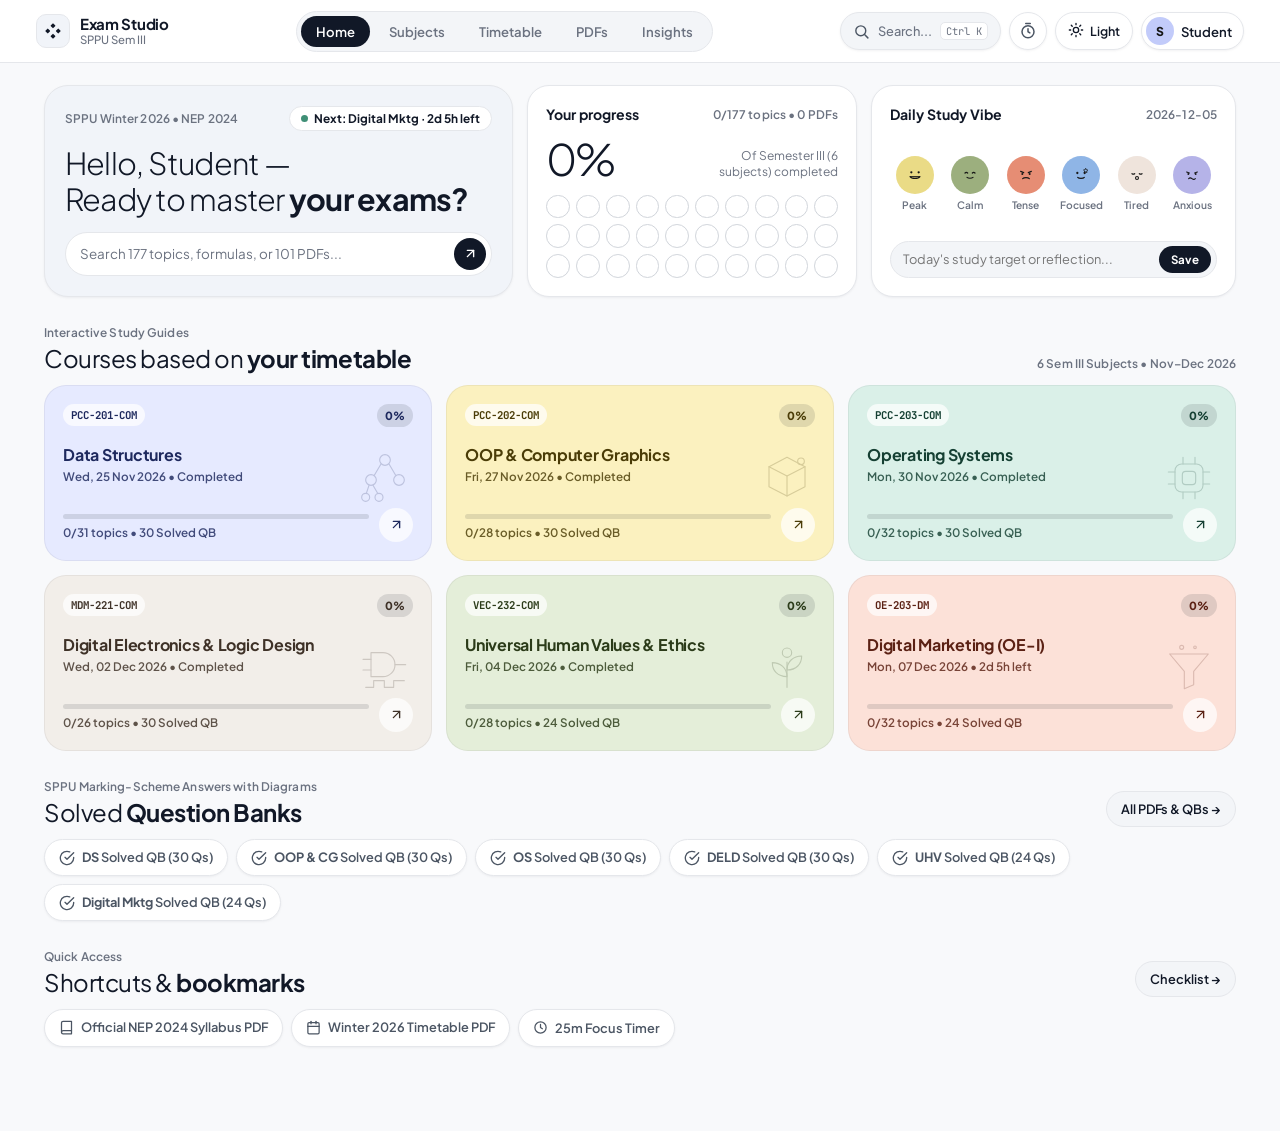
<file: index.html>
<!DOCTYPE html>
<html lang="en" data-theme="light">
<head>
  <meta charset="UTF-8" />
  <meta name="viewport" content="width=device-width, initial-scale=1.0, viewport-fit=cover" />
  <title>SPPU SE Computer Engineering — Master Exam Prep Studio (2024 Pattern)</title>
  <meta name="theme-color" content="#F8F9FB" />
  <link rel="icon" type="image/svg+xml" href="assets/favicon.svg" />
  <link rel="manifest" href="assets/manifest.webmanifest" />
  <link rel="preconnect" href="https://fonts.googleapis.com" />
  <link rel="preconnect" href="https://fonts.gstatic.com" crossorigin />
  <link href="https://fonts.googleapis.com/css2?family=Plus+Jakarta+Sans:wght@300;400;500;600;700;800&family=JetBrains+Mono:wght@500;700&display=swap" rel="stylesheet" />
  <link rel="stylesheet" href="assets/styles.css" />
</head>
<body>
  <header class="topbar-shell">
    <div class="topbar">
      <button class="brand" data-action="go-tab" data-tab="home" type="button">
        <span class="brand-mark" aria-hidden="true">
          <svg width="18" height="18" viewBox="0 0 24 24" fill="currentColor">
            <rect x="9.5" y="2.5" width="5" height="5" rx="1" transform="rotate(45 12 5)" />
            <rect x="16.5" y="9.5" width="5" height="5" rx="1" transform="rotate(45 19 12)" />
            <rect x="9.5" y="16.5" width="5" height="5" rx="1" transform="rotate(45 12 19)" />
            <rect x="2.5" y="9.5" width="5" height="5" rx="1" transform="rotate(45 5 12)" />
          </svg>
        </span>
        <span>
          <span class="brand-title">Exam Studio</span>
          <span class="brand-sub">SPPU Sem III</span>
        </span>
      </button>

      <nav class="desktop-nav" aria-label="Primary laptop navigation">
        <button class="desktop-nav-btn active" data-action="go-tab" data-tab="home" type="button">Home</button>
        <button class="desktop-nav-btn" data-action="go-tab" data-tab="subjects" type="button">Subjects</button>
        <button class="desktop-nav-btn" data-action="go-tab" data-tab="timetable" type="button">Timetable</button>
        <button class="desktop-nav-btn" data-action="go-tab" data-tab="pyqs" type="button">PDFs</button>
        <button class="desktop-nav-btn" data-action="go-tab" data-tab="insights" type="button">Insights</button>
      </nav>

      <div class="topbar-actions">
        <button class="search-trigger-btn" data-action="open-search" type="button" title="Search topics, formulas, PDFs (Ctrl+K)" aria-label="Search topics and papers">
          <svg width="17" height="17" viewBox="0 0 24 24" fill="none" stroke="currentColor" stroke-width="2" stroke-linecap="round" stroke-linejoin="round">
            <circle cx="11" cy="11" r="7" />
            <line x1="21" y1="21" x2="16.65" y2="16.65" />
          </svg>
          <span class="search-trigger-label">Search...</span>
          <kbd class="search-kbd">Ctrl K</kbd>
        </button>

        <button class="icon-circle-btn" data-action="open-timer" type="button" title="Study Focus Timer" aria-label="Study Focus Timer">
          <svg width="18" height="18" viewBox="0 0 24 24" fill="none" stroke="currentColor" stroke-width="2" stroke-linecap="round" stroke-linejoin="round">
            <circle cx="12" cy="13" r="8" />
            <polyline points="12 9 12 13 14.5 14.5" />
            <line x1="9" y1="2" x2="15" y2="2" />
          </svg>
        </button>

        <button id="topbar-theme-btn" class="theme-pill-btn" data-action="cycle-theme" type="button" title="Switch theme (Light / Warm / Dark)" aria-label="Switch theme">
          <span id="topbar-theme-icon" aria-hidden="true"></span>
          <span id="topbar-theme-label" class="theme-pill-label">Light</span>
        </button>

        <button class="user-pill-btn" data-action="open-users" type="button" title="Switch or create student profile">
          <span id="topbar-avatar" class="user-avatar-dot">S</span>
          <span id="topbar-username" class="user-pill-name">Student</span>
        </button>
      </div>
    </div>
  </header>

  <div class="app-shell">
    <main id="app-main" aria-live="polite"></main>
  </div>

  <!-- Mobile / Tablet Floating Frosted Glass Pill Navigation (< 900px) -->
  <nav class="floating-nav-wrap" aria-label="Mobile navigation">
    <div class="floating-nav">
      <button class="nav-tab active" data-action="go-tab" data-tab="home" type="button">
        <svg viewBox="0 0 24 24" fill="none" stroke="currentColor" stroke-width="2" stroke-linecap="round" stroke-linejoin="round">
          <path d="M3 10.5L12 3l9 7.5V20a1 1 0 0 1-1 1h-5.5v-6h-5v6H4a1 1 0 0 1-1-1z" />
        </svg>
        <span>Home</span>
      </button>
      <button class="nav-tab" data-action="go-tab" data-tab="subjects" type="button">
        <svg viewBox="0 0 24 24" fill="none" stroke="currentColor" stroke-width="2" stroke-linecap="round" stroke-linejoin="round">
          <rect x="3" y="3" width="7.5" height="7.5" rx="2" />
          <rect x="13.5" y="3" width="7.5" height="7.5" rx="2" />
          <rect x="3" y="13.5" width="7.5" height="7.5" rx="2" />
          <rect x="13.5" y="13.5" width="7.5" height="7.5" rx="2" />
        </svg>
        <span>Subjects</span>
      </button>
      <button class="nav-tab" data-action="go-tab" data-tab="timetable" type="button">
        <svg viewBox="0 0 24 24" fill="none" stroke="currentColor" stroke-width="2" stroke-linecap="round" stroke-linejoin="round">
          <rect x="3" y="4" width="18" height="17" rx="3" />
          <line x1="16" y1="2" x2="16" y2="6" />
          <line x1="8" y1="2" x2="8" y2="6" />
          <line x1="3" y1="10" x2="21" y2="10" />
        </svg>
        <span>Timetable</span>
      </button>
      <button class="nav-tab" data-action="go-tab" data-tab="pyqs" type="button">
        <svg viewBox="0 0 24 24" fill="none" stroke="currentColor" stroke-width="2" stroke-linecap="round" stroke-linejoin="round">
          <path d="M14 2H6a2 2 0 0 0-2 2v16a2 2 0 0 0 2 2h12a2 2 0 0 0 2-2V8z" />
          <polyline points="14 2 14 8 20 8" />
          <line x1="8" y1="13" x2="16" y2="13" />
          <line x1="8" y1="17" x2="13" y2="17" />
        </svg>
        <span>PDFs</span>
      </button>
      <button class="nav-tab" data-action="go-tab" data-tab="insights" type="button">
        <svg viewBox="0 0 24 24" fill="none" stroke="currentColor" stroke-width="2" stroke-linecap="round" stroke-linejoin="round">
          <path d="M4 19V9" />
          <path d="M10 19V5" />
          <path d="M16 19v-7" />
          <path d="M21 19v-4" />
        </svg>
        <span>Insights</span>
      </button>
    </div>
  </nav>

  <!-- User Switcher Modal -->
  <div id="users-modal" class="modal-backdrop" role="dialog" aria-modal="true" aria-labelledby="users-modal-title">
    <div class="modal-sheet">
      <div class="modal-head">
        <h2 id="users-modal-title" class="modal-title">Student Profiles (Local)</h2>
        <button class="icon-circle-btn" data-action="close-modal" type="button" aria-label="Close">&times;</button>
      </div>
      <div id="users-modal-body"></div>
    </div>
  </div>

  <!-- Global Search Modal -->
  <div id="search-modal" class="modal-backdrop" role="dialog" aria-modal="true" aria-labelledby="search-modal-title">
    <div class="modal-sheet">
      <div class="modal-head">
        <h2 id="search-modal-title" class="modal-title">Search Syllabus, Formulas &amp; PDFs</h2>
        <button class="icon-circle-btn" data-action="close-modal" type="button" aria-label="Close">&times;</button>
      </div>
      <input id="global-search-input" class="input-pill" type="search" placeholder="Search syllabus topics, formulas, or PDFs..." />
      <div id="global-search-results" style="margin-top:12px;"></div>
    </div>
  </div>

  <!-- Focus Timer Modal -->
  <div id="timer-modal" class="modal-backdrop" role="dialog" aria-modal="true" aria-labelledby="timer-modal-title">
    <div class="modal-sheet" style="text-align:center;">
      <div class="modal-head">
        <h2 id="timer-modal-title" class="modal-title">Study Focus Timer</h2>
        <button class="icon-circle-btn" data-action="close-modal" type="button" aria-label="Close">&times;</button>
      </div>
      <div style="margin-bottom:14px;">
        <select id="timer-subject-sel" class="input-pill" aria-label="Subject for timer"></select>
      </div>
      <div id="timer-display" class="big-kpi" style="font-size:3.5rem;margin:12px 0;">25:00</div>
      <div style="display:flex;justify-content:center;gap:8px;margin-bottom:16px;flex-wrap:wrap;">
        <button class="filter-chip" data-action="timer-preset" data-mins="15" type="button">15m Sprint</button>
        <button class="filter-chip" data-action="timer-preset" data-mins="25" type="button">25m Pomodoro</button>
        <button class="filter-chip" data-action="timer-preset" data-mins="50" type="button">50m Deep</button>
      </div>
      <div style="display:flex;justify-content:center;gap:10px;flex-wrap:wrap;">
        <button id="timer-start-btn" class="btn-primary" data-action="timer-toggle" type="button">Start</button>
        <button class="btn-secondary" data-action="timer-reset" type="button">Reset</button>
        <button class="btn-secondary" data-action="timer-log-now" type="button">Log Elapsed</button>
      </div>
    </div>
  </div>

  <div id="toast" class="toast" role="status" aria-live="polite"></div>

  <script src="assets/study-data.js"></script>
  <script src="assets/app-store.js"></script>
  <script src="assets/portal.js"></script>
</body>
</html>
</file>
<file: assets/styles.css>
/* SPPU SE Exam Studio — Clean Laptop + Mobile Responsive 3-Theme Stylesheet */
:root,
html[data-theme="light"] {
  --bg: #F8F9FB;
  --topbar-bg: rgba(255, 255, 255, 0.92);
  --hero-bg: #F1F4F9;
  --surface: #FFFFFF;
  --surface-soft: #F3F5F8;
  --ink: #111827;
  --ink-secondary: #4B5563;
  --ink-muted: #6B7280;
  --border: #E5E7EB;
  --border-strong: #D1D5DB;
  --accent-btn: #111827;
  --accent-btn-ink: #FFFFFF;
  --shadow-sm: 0 1px 3px rgba(17, 24, 39, 0.04), 0 1px 2px rgba(17, 24, 39, 0.02);
  --shadow-md: 0 10px 28px rgba(17, 24, 39, 0.08);
  --shadow-nav: 0 12px 32px rgba(17, 24, 39, 0.14);
  --nav-glass: rgba(255, 255, 255, 0.92);

  --tile-ds: #E6EAFF;      --tile-ds-ink: #1E295E;
  --tile-oopcg: #FBF1BF;   --tile-oopcg-ink: #4A3C07;
  --tile-os: #DAF0E8;      --tile-os-ink: #154033;
  --tile-deld: #F2EEE9;    --tile-deld-ink: #3E3127;
  --tile-uhv: #E4EED9;     --tile-uhv-ink: #2B3B19;
  --tile-dm: #FCE1D8;      --tile-dm-ink: #5B2114;
  --tile-pill-bg: rgba(255, 255, 255, 0.72);
  --tile-track: rgba(17, 24, 39, 0.12);
  --art-opacity: 0.2;
}

html[data-theme="warm"] {
  --bg: #F6F2EE;
  --topbar-bg: rgba(246, 242, 238, 0.92);
  --hero-bg: #EFE4DC;
  --surface: #FFFFFF;
  --surface-soft: #FAF7F4;
  --ink: #171717;
  --ink-secondary: #3F3A36;
  --ink-muted: #877F79;
  --border: #E8DFD7;
  --border-strong: #D5C9BE;
  --accent-btn: #171717;
  --accent-btn-ink: #FFFFFF;
  --shadow-sm: 0 2px 12px rgba(34, 24, 16, 0.04);
  --shadow-md: 0 10px 30px rgba(34, 24, 16, 0.07);
  --shadow-nav: 0 14px 36px rgba(23, 23, 23, 0.14);
  --nav-glass: rgba(255, 255, 255, 0.9);

  --tile-ds: #C2CBFA;      --tile-ds-ink: #232D5E;
  --tile-oopcg: #EADB86;   --tile-oopcg-ink: #4A3D08;
  --tile-os: #C6DFD7;      --tile-os-ink: #173E33;
  --tile-deld: #E9E0D7;    --tile-deld-ink: #42352A;
  --tile-uhv: #D3DEC2;     --tile-uhv-ink: #2B3B1A;
  --tile-dm: #F0C6B9;      --tile-dm-ink: #5A2216;
  --tile-pill-bg: rgba(255, 255, 255, 0.6);
  --tile-track: rgba(23, 23, 23, 0.13);
  --art-opacity: 0.36;
}

html[data-theme="dark"] {
  --bg: #111215;
  --topbar-bg: rgba(21, 23, 27, 0.92);
  --hero-bg: #1B1E25;
  --surface: #1A1C21;
  --surface-soft: #23262D;
  --ink: #F3F4F6;
  --ink-secondary: #C5CBD6;
  --ink-muted: #8E96A4;
  --border: #2B2F39;
  --border-strong: #3D4352;
  --accent-btn: #F3F4F6;
  --accent-btn-ink: #111215;
  --shadow-sm: 0 2px 10px rgba(0, 0, 0, 0.25);
  --shadow-md: 0 12px 28px rgba(0, 0, 0, 0.38);
  --shadow-nav: 0 12px 34px rgba(0, 0, 0, 0.5);
  --nav-glass: rgba(26, 28, 33, 0.92);

  --tile-ds: #242942;      --tile-ds-ink: #D8E0FF;
  --tile-oopcg: #332D1B;   --tile-oopcg-ink: #F5E79E;
  --tile-os: #1C312B;      --tile-os-ink: #BCE3D6;
  --tile-deld: #2A2522;    --tile-deld-ink: #E8DCD2;
  --tile-uhv: #252E1E;     --tile-uhv-ink: #D3E2BE;
  --tile-dm: #37231F;      --tile-dm-ink: #F5C7BA;
  --tile-pill-bg: rgba(255, 255, 255, 0.1);
  --tile-track: rgba(255, 255, 255, 0.14);
  --art-opacity: 0.2;
}

* {
  box-sizing: border-box;
  margin: 0;
  padding: 0;
  -webkit-tap-highlight-color: transparent;
  scrollbar-width: thin;
  scrollbar-color: var(--border-strong) transparent;
}

::-webkit-scrollbar { width: 6px; height: 6px; }
::-webkit-scrollbar-thumb { background: var(--border-strong); border-radius: 9999px; }
::-webkit-scrollbar-track { background: transparent; }

html {
  scroll-behavior: smooth;
  background-color: var(--bg);
}

body {
  font-family: 'Plus Jakarta Sans', -apple-system, BlinkMacSystemFont, "Segoe UI", Roboto, sans-serif;
  background-color: var(--bg);
  color: var(--ink);
  line-height: 1.5;
  min-height: 100vh;
  overflow-x: clip;
  padding-bottom: calc(92px + env(safe-area-inset-bottom, 0px));
}

button, input, select, textarea {
  font-family: inherit;
  color: inherit;
}

a {
  color: inherit;
  text-decoration: none;
}

/* Sticky Full-Width Top Bar */
.topbar-shell {
  position: sticky;
  top: 0;
  z-index: 900;
  background: var(--topbar-bg);
  backdrop-filter: blur(16px);
  -webkit-backdrop-filter: blur(16px);
  border-bottom: 1px solid var(--border);
}

.topbar {
  max-width: 1240px;
  margin: 0 auto;
  height: 62px;
  padding: 0 16px;
  display: flex;
  align-items: center;
  justify-content: space-between;
  gap: 12px;
}

.brand {
  display: flex;
  align-items: center;
  gap: 10px;
  background: none;
  border: none;
  cursor: pointer;
  text-align: left;
  flex-shrink: 0;
}

.brand-mark {
  width: 34px;
  height: 34px;
  border-radius: 10px;
  background: var(--hero-bg);
  color: var(--ink);
  display: grid;
  place-items: center;
  border: 1px solid var(--border);
  flex-shrink: 0;
}

.brand-title {
  display: block;
  font-size: 0.94rem;
  font-weight: 700;
  letter-spacing: -0.02em;
  line-height: 1.15;
  white-space: nowrap;
}

.brand-sub {
  display: block;
  font-size: 0.71rem;
  color: var(--ink-muted);
  font-weight: 500;
  white-space: nowrap;
}

/* Desktop Horizontal Navigation */
.desktop-nav {
  display: none;
  align-items: center;
  gap: 4px;
  background: var(--surface-soft);
  border: 1px solid var(--border);
  border-radius: 9999px;
  padding: 4px;
}

.desktop-nav-btn {
  border: none;
  background: transparent;
  color: var(--ink-muted);
  font-size: 0.82rem;
  font-weight: 600;
  padding: 7px 15px;
  border-radius: 9999px;
  cursor: pointer;
  transition: background-color 0.15s ease, color 0.15s ease;
  white-space: nowrap;
}

.desktop-nav-btn:hover {
  color: var(--ink);
}

.desktop-nav-btn.active {
  background: var(--accent-btn);
  color: var(--accent-btn-ink);
}

.topbar-actions {
  display: flex;
  align-items: center;
  gap: 8px;
}

.search-trigger-btn {
  display: inline-flex;
  align-items: center;
  justify-content: center;
  gap: 8px;
  width: 38px;
  height: 38px;
  border-radius: 9999px;
  background: var(--surface);
  border: 1px solid var(--border);
  color: var(--ink-secondary);
  cursor: pointer;
  box-shadow: var(--shadow-sm);
}

.search-trigger-label,
.search-kbd {
  display: none;
}

.icon-circle-btn {
  width: 38px;
  height: 38px;
  border-radius: 50%;
  background: var(--surface);
  border: 1px solid var(--border);
  display: grid;
  place-items: center;
  cursor: pointer;
  box-shadow: var(--shadow-sm);
  color: var(--ink-secondary);
  transition: transform 0.15s ease, background-color 0.15s ease;
}

.icon-circle-btn:hover {
  background: var(--surface-soft);
  color: var(--ink);
}

.theme-pill-btn {
  display: inline-flex;
  align-items: center;
  justify-content: center;
  gap: 6px;
  height: 38px;
  padding: 0 10px;
  border-radius: 9999px;
  background: var(--surface);
  border: 1px solid var(--border);
  color: var(--ink);
  font-size: 0.78rem;
  font-weight: 600;
  cursor: pointer;
  box-shadow: var(--shadow-sm);
}

.theme-pill-label {
  display: none;
}

.user-pill-btn {
  display: inline-flex;
  align-items: center;
  gap: 7px;
  height: 38px;
  padding: 3px 11px 3px 4px;
  border-radius: 9999px;
  background: var(--surface);
  border: 1px solid var(--border);
  cursor: pointer;
  box-shadow: var(--shadow-sm);
  font-size: 0.82rem;
  font-weight: 600;
  max-width: 145px;
}

.user-avatar-dot {
  width: 28px;
  height: 28px;
  border-radius: 50%;
  display: grid;
  place-items: center;
  font-size: 0.76rem;
  font-weight: 800;
  color: #171717;
  flex-shrink: 0;
}

.user-pill-name {
  overflow: hidden;
  text-overflow: ellipsis;
  white-space: nowrap;
}

/* Main App Container */
.app-shell {
  max-width: 1240px;
  margin: 0 auto;
  padding: 18px 14px 28px;
}

/* Typography */
.eyebrow {
  font-size: 0.74rem;
  font-weight: 600;
  color: var(--ink-muted);
  letter-spacing: 0.01em;
}

.display-heading {
  font-size: clamp(1.45rem, 3vw, 1.9rem);
  font-weight: 300;
  letter-spacing: -0.025em;
  line-height: 1.2;
  color: var(--ink);
}

.display-heading strong {
  font-weight: 700;
}

.section-header-row {
  display: flex;
  align-items: flex-end;
  justify-content: space-between;
  gap: 12px;
  margin: 22px 0 12px;
  flex-wrap: wrap;
}

.section-heading {
  font-size: clamp(1.2rem, 2.5vw, 1.5rem);
  font-weight: 400;
  letter-spacing: -0.02em;
  line-height: 1.25;
}

.section-heading strong {
  font-weight: 700;
}

/* Home Hero Strip */
.hero-strip {
  display: grid;
  grid-template-columns: 1fr;
  gap: 12px;
}

.hero-card {
  background: var(--hero-bg);
  border-radius: 24px;
  padding: 20px;
  display: flex;
  flex-direction: column;
  justify-content: space-between;
  gap: 14px;
  border: 1px solid var(--border);
  box-shadow: var(--shadow-sm);
}

.hero-top-meta {
  display: flex;
  align-items: center;
  justify-content: space-between;
  gap: 8px;
  flex-wrap: wrap;
}

.countdown-pill {
  display: inline-flex;
  align-items: center;
  gap: 6px;
  background: var(--surface);
  border: 1px solid var(--border);
  border-radius: 9999px;
  padding: 4px 11px;
  font-size: 0.74rem;
  font-weight: 700;
  color: var(--ink);
  cursor: pointer;
}

.countdown-dot {
  width: 7px;
  height: 7px;
  border-radius: 50%;
  background: #3F8F76;
}

.hero-search-pill {
  display: flex;
  align-items: center;
  gap: 8px;
  background: var(--surface);
  border: 1px solid var(--border);
  border-radius: 9999px;
  padding: 5px 5px 5px 14px;
  cursor: text;
}

.hero-search-pill input {
  border: none;
  background: transparent;
  outline: none;
  flex: 1;
  min-width: 0;
  font-size: 0.84rem;
  color: var(--ink);
}

.hero-search-pill input::placeholder {
  color: var(--ink-muted);
}

.pill-arrow-btn {
  width: 32px;
  height: 32px;
  border-radius: 50%;
  background: var(--accent-btn);
  color: var(--accent-btn-ink);
  border: none;
  display: grid;
  place-items: center;
  cursor: pointer;
  flex-shrink: 0;
}

.surface-card {
  background: var(--surface);
  border-radius: 22px;
  padding: 18px;
  border: 1px solid var(--border);
  box-shadow: var(--shadow-sm);
}

.card-title-row {
  display: flex;
  align-items: center;
  justify-content: space-between;
  gap: 8px;
  margin-bottom: 10px;
}

.card-label {
  font-size: 0.88rem;
  font-weight: 700;
  color: var(--ink);
}

/* Mood Check-in */
.mood-row {
  display: grid;
  grid-template-columns: repeat(6, minmax(0, 1fr));
  gap: 6px;
  margin-bottom: 10px;
}

.mood-btn {
  display: flex;
  flex-direction: column;
  align-items: center;
  gap: 4px;
  background: none;
  border: none;
  cursor: pointer;
}

.mood-face {
  width: 38px;
  height: 38px;
  border-radius: 50%;
  display: grid;
  place-items: center;
  border: 2px solid transparent;
  transition: transform 0.15s ease, border-color 0.15s ease;
}

.mood-btn.active .mood-face {
  border-color: var(--ink);
  transform: scale(1.06);
}

.mood-cap {
  font-size: 0.64rem;
  font-weight: 600;
  color: var(--ink-muted);
}

.mood-btn.active .mood-cap {
  color: var(--ink);
  font-weight: 700;
}

.reflection-bar {
  display: flex;
  align-items: center;
  gap: 6px;
  background: var(--surface-soft);
  border: 1px solid var(--border);
  border-radius: 9999px;
  padding: 4px 5px 4px 12px;
}

.reflection-bar input {
  flex: 1;
  min-width: 0;
  border: none;
  background: transparent;
  outline: none;
  font-size: 0.8rem;
}

.reflection-save-btn {
  border: none;
  background: var(--accent-btn);
  color: var(--accent-btn-ink);
  font-size: 0.72rem;
  font-weight: 700;
  padding: 6px 12px;
  border-radius: 9999px;
  cursor: pointer;
}

/* Progress Card with 3x10 Dot Matrix */
.progress-hero-row {
  display: flex;
  align-items: flex-end;
  justify-content: space-between;
  gap: 10px;
  margin-bottom: 12px;
}

.big-kpi {
  font-size: clamp(2.1rem, 4vw, 2.7rem);
  font-weight: 300;
  letter-spacing: -0.04em;
  line-height: 0.95;
  color: var(--ink);
}

.kpi-caption {
  font-size: 0.75rem;
  color: var(--ink-muted);
  text-align: right;
  max-width: 145px;
  line-height: 1.3;
}

.dot-matrix {
  display: grid;
  grid-template-columns: repeat(10, 1fr);
  gap: 6px;
}

.dot-cell {
  aspect-ratio: 1 / 1;
  border-radius: 50%;
  border: 1.5px solid var(--border-strong);
  background: transparent;
}

.dot-cell.filled {
  border-color: transparent;
}

/* Bento Subject Cards (Theme-Aware) */
.bento-grid {
  display: grid;
  grid-template-columns: repeat(2, minmax(0, 1fr));
  gap: 12px;
}

.bento-sub-ds    { background: var(--tile-ds);    color: var(--tile-ds-ink); }
.bento-sub-oopcg { background: var(--tile-oopcg); color: var(--tile-oopcg-ink); }
.bento-sub-os    { background: var(--tile-os);    color: var(--tile-os-ink); }
.bento-sub-deld  { background: var(--tile-deld);  color: var(--tile-deld-ink); }
.bento-sub-uhv   { background: var(--tile-uhv);   color: var(--tile-uhv-ink); }
.bento-sub-dm    { background: var(--tile-dm);    color: var(--tile-dm-ink); }

.bento-card {
  position: relative;
  border-radius: 22px;
  padding: 16px;
  min-height: 168px;
  display: flex;
  flex-direction: column;
  justify-content: space-between;
  overflow: hidden;
  border: 1px solid rgba(17, 24, 39, 0.06);
  transition: transform 0.18s cubic-bezier(0.16, 1, 0.3, 1), box-shadow 0.18s ease;
}

html[data-theme="dark"] .bento-card {
  border-color: rgba(255, 255, 255, 0.08);
}

.bento-card:hover {
  transform: translateY(-2px);
  box-shadow: var(--shadow-md);
}

.bento-top {
  display: flex;
  align-items: center;
  justify-content: space-between;
  gap: 6px;
  z-index: 2;
}

.bento-code-pill {
  font-family: 'JetBrains Mono', monospace;
  font-size: 0.67rem;
  font-weight: 700;
  background: var(--tile-pill-bg);
  color: inherit;
  padding: 3px 8px;
  border-radius: 9999px;
}

.bento-pct-pill {
  font-size: 0.7rem;
  font-weight: 800;
  background: var(--tile-track);
  color: inherit;
  padding: 3px 8px;
  border-radius: 9999px;
}

.bento-title {
  font-size: 1rem;
  font-weight: 700;
  line-height: 1.25;
  letter-spacing: -0.015em;
  margin-top: 8px;
  z-index: 2;
}

.bento-meta {
  font-size: 0.73rem;
  font-weight: 600;
  opacity: 0.82;
  margin-top: 3px;
  z-index: 2;
}

.bento-bottom {
  display: flex;
  align-items: flex-end;
  justify-content: space-between;
  gap: 10px;
  margin-top: 12px;
  z-index: 2;
}

.bento-progress-track {
  flex: 1;
  height: 5px;
  background: var(--tile-track);
  border-radius: 9999px;
  overflow: hidden;
  margin-bottom: 5px;
}

.bento-progress-fill {
  height: 100%;
  background: currentColor;
  border-radius: 9999px;
  transition: width 0.25s ease;
}

.bento-arrow-circle {
  width: 34px;
  height: 34px;
  border-radius: 50%;
  background: var(--tile-pill-bg);
  color: inherit;
  display: grid;
  place-items: center;
  flex-shrink: 0;
  transition: transform 0.15s ease, background-color 0.15s ease;
}

.bento-card:hover .bento-arrow-circle {
  transform: scale(1.06);
}

.bento-art {
  position: absolute;
  right: 12px;
  bottom: 48px;
  width: 48px;
  height: 48px;
  opacity: var(--art-opacity);
  pointer-events: none;
  color: inherit;
}

/* Chips & Shortcuts */
.chip-scroll {
  display: flex;
  flex-wrap: wrap;
  gap: 8px;
}

.filter-chip {
  display: inline-flex;
  align-items: center;
  gap: 6px;
  padding: 7px 13px;
  border-radius: 9999px;
  border: 1px solid var(--border);
  background: var(--surface);
  font-size: 0.79rem;
  font-weight: 600;
  color: var(--ink-secondary);
  white-space: nowrap;
  cursor: pointer;
  min-height: 36px;
  transition: all 0.14s ease;
}

.filter-chip:hover {
  border-color: var(--border-strong);
  color: var(--ink);
}

.filter-chip.active {
  background: var(--accent-btn);
  color: var(--accent-btn-ink);
  border-color: var(--accent-btn);
}

.bookmark-chip {
  display: inline-flex;
  align-items: center;
  gap: 7px;
  background: var(--surface);
  border: 1px solid var(--border);
  border-radius: 9999px;
  padding: 8px 14px;
  font-size: 0.8rem;
  font-weight: 600;
  color: var(--ink-secondary);
  cursor: pointer;
  box-shadow: var(--shadow-sm);
}

.bookmark-chip:hover {
  border-color: var(--border-strong);
  color: var(--ink);
}

/* Subjects View */
.subject-hero-banner {
  border-radius: 24px;
  padding: 20px;
  display: flex;
  flex-direction: column;
  gap: 10px;
  margin-bottom: 16px;
  border: 1px solid rgba(17, 24, 39, 0.06);
}

.unit-accordion {
  background: var(--surface);
  border: 1px solid var(--border);
  border-radius: 20px;
  margin-bottom: 10px;
  overflow: hidden;
  box-shadow: var(--shadow-sm);
}

.unit-acc-head {
  width: 100%;
  background: none;
  border: none;
  padding: 15px 18px;
  display: flex;
  align-items: center;
  justify-content: space-between;
  gap: 12px;
  text-align: left;
  cursor: pointer;
}

.unit-acc-title {
  font-size: 0.94rem;
  font-weight: 700;
  color: var(--ink);
}

.unit-acc-meta {
  font-size: 0.75rem;
  color: var(--ink-muted);
  margin-top: 2px;
}

.unit-acc-body {
  border-top: 1px solid var(--border);
  padding: 10px 14px 14px;
  display: none;
}

.unit-accordion.open .unit-acc-body {
  display: block;
}

.topic-row {
  display: flex;
  align-items: center;
  gap: 10px;
  padding: 9px 4px;
  border-bottom: 1px solid var(--surface-soft);
}

.topic-row:last-child { border-bottom: none; }

.check-btn {
  width: 24px;
  height: 24px;
  border-radius: 7px;
  border: 2px solid var(--border-strong);
  background: var(--surface);
  display: grid;
  place-items: center;
  cursor: pointer;
  flex-shrink: 0;
  font-size: 0.76rem;
}

.check-btn.checked {
  background: var(--accent-btn);
  border-color: var(--accent-btn);
  color: var(--accent-btn-ink);
}

.topic-link {
  flex: 1;
  min-width: 0;
  font-size: 0.86rem;
  font-weight: 500;
  color: var(--ink);
}

.topic-link.done {
  text-decoration: line-through;
  color: var(--ink-muted);
}

.conf-pill {
  font-size: 0.68rem;
  font-weight: 700;
  padding: 3px 9px;
  border-radius: 9999px;
  border: 1px solid transparent;
  cursor: pointer;
  white-space: nowrap;
}

.conf-unseen   { background: var(--surface-soft); color: var(--ink-muted); border-color: var(--border); }
.conf-revise   { background: #FBECE8; color: #A63C24; border-color: #F2C9BE; }
.conf-good     { background: #FBF5DC; color: #735B09; border-color: #EBDC99; }
.conf-mastered { background: #E4F2EC; color: #1C5B44; border-color: #B9DED0; }

html[data-theme="dark"] .conf-revise   { background: #3A221D; color: #F5B4A6; border-color: #5E352D; }
html[data-theme="dark"] .conf-good     { background: #383118; color: #F2DF8A; border-color: #5C4F24; }
html[data-theme="dark"] .conf-mastered { background: #1B332A; color: #9DE0C6; border-color: #2B5445; }

.star-btn {
  width: 30px;
  height: 30px;
  border-radius: 50%;
  border: none;
  background: transparent;
  cursor: pointer;
  font-size: 1rem;
  color: var(--ink-muted);
  display: grid;
  place-items: center;
  flex-shrink: 0;
}

.star-btn.active { color: #D49A1A; }

/* Formula Cards */
.cheat-card {
  background: var(--surface-soft);
  border: 1px solid var(--border);
  border-radius: 14px;
  padding: 12px 14px;
}

.cheat-formula {
  font-family: 'JetBrains Mono', monospace;
  font-size: 0.8rem;
  font-weight: 600;
  background: var(--surface);
  border: 1px solid var(--border);
  border-radius: 8px;
  padding: 7px 10px;
  margin: 6px 0;
  overflow-x: auto;
  color: var(--ink);
}

/* Timetable & Roadmap */
.exam-row-card {
  background: var(--surface);
  border: 1px solid var(--border);
  border-radius: 20px;
  padding: 14px 16px;
  display: flex;
  align-items: center;
  justify-content: space-between;
  gap: 12px;
  margin-bottom: 10px;
  box-shadow: var(--shadow-sm);
}

.exam-date-badge {
  width: 56px;
  height: 56px;
  border-radius: 16px;
  display: flex;
  flex-direction: column;
  align-items: center;
  justify-content: center;
  flex-shrink: 0;
  font-weight: 800;
  line-height: 1.05;
}

.exam-date-badge .day { font-size: 1.2rem; }
.exam-date-badge .mon { font-size: 0.66rem; text-transform: uppercase; letter-spacing: 0.05em; }

.day-plan-card {
  background: var(--surface);
  border: 1px solid var(--border);
  border-radius: 20px;
  padding: 14px 16px;
  margin-bottom: 10px;
}

/* PDF Library Grouped Sections */
.pdf-section-card {
  background: var(--surface);
  border: 1px solid var(--border);
  border-radius: 22px;
  margin-bottom: 14px;
  overflow: hidden;
  box-shadow: var(--shadow-sm);
}

.pdf-sec-head {
  width: 100%;
  background: var(--surface-soft);
  border: none;
  border-bottom: 1px solid var(--border);
  padding: 14px 18px;
  display: flex;
  align-items: center;
  justify-content: space-between;
  gap: 12px;
  cursor: pointer;
  text-align: left;
}

.pdf-section-card.collapsed .pdf-sec-head {
  border-bottom: none;
}

.pdf-sec-title-wrap {
  display: flex;
  align-items: center;
  gap: 10px;
  min-width: 0;
}

.pdf-sec-icon {
  width: 34px;
  height: 34px;
  border-radius: 10px;
  background: var(--surface);
  border: 1px solid var(--border);
  display: grid;
  place-items: center;
  color: var(--ink);
  flex-shrink: 0;
}

.pdf-sec-body {
  padding: 14px;
  display: grid;
  grid-template-columns: 1fr;
  gap: 10px;
}

.pdf-section-card.collapsed .pdf-sec-body {
  display: none;
}

.pdf-card {
  background: var(--surface-soft);
  border: 1px solid var(--border);
  border-radius: 16px;
  padding: 12px 14px;
  display: flex;
  align-items: center;
  justify-content: space-between;
  gap: 10px;
}

.pdf-open-btn {
  display: inline-flex;
  align-items: center;
  gap: 5px;
  background: var(--surface);
  border: 1px solid var(--border);
  color: var(--ink);
  font-size: 0.76rem;
  font-weight: 700;
  padding: 7px 12px;
  border-radius: 9999px;
  white-space: nowrap;
  flex-shrink: 0;
}

.pdf-open-btn:hover {
  background: var(--accent-btn);
  color: var(--accent-btn-ink);
  border-color: var(--accent-btn);
}

/* Insights Charts */
.bubble-svg-wrap {
  display: flex;
  justify-content: center;
  padding: 6px 0;
}

.capsule-chart {
  display: grid;
  grid-template-columns: repeat(7, 1fr);
  gap: 8px;
  align-items: end;
  height: 160px;
  padding: 12px 4px 4px;
}

.capsule-col {
  display: flex;
  flex-direction: column;
  align-items: center;
  gap: 6px;
  height: 100%;
  justify-content: flex-end;
}

.capsule-track {
  width: 100%;
  max-width: 34px;
  height: 110px;
  border-radius: 9999px;
  background: var(--surface-soft);
  border: 1px solid var(--border);
  display: flex;
  align-items: flex-end;
  padding: 3px;
  overflow: hidden;
}

.capsule-fill {
  width: 100%;
  border-radius: 9999px;
  min-height: 8px;
  transition: height 0.25s ease;
}

.capsule-lbl {
  font-size: 0.68rem;
  font-weight: 600;
  color: var(--ink-muted);
}

.segmented-toggle {
  display: inline-flex;
  background: var(--surface-soft);
  border: 1px solid var(--border);
  padding: 3px;
  border-radius: 9999px;
  gap: 2px;
}

.seg-btn {
  border: none;
  background: transparent;
  padding: 5px 11px;
  border-radius: 9999px;
  font-size: 0.74rem;
  font-weight: 700;
  color: var(--ink-muted);
  cursor: pointer;
}

.seg-btn.active {
  background: var(--surface);
  color: var(--ink);
  box-shadow: var(--shadow-sm);
}

/* Mobile Floating Bottom Nav (< 900px) */
.floating-nav-wrap {
  position: fixed;
  left: 0;
  right: 0;
  bottom: max(12px, env(safe-area-inset-bottom, 12px));
  z-index: 900;
  display: flex;
  justify-content: center;
  padding: 0 12px;
  pointer-events: none;
}

.floating-nav {
  pointer-events: auto;
  display: flex;
  align-items: center;
  gap: 4px;
  background: var(--nav-glass);
  backdrop-filter: blur(18px);
  -webkit-backdrop-filter: blur(18px);
  border: 1px solid var(--border);
  border-radius: 26px;
  padding: 5px;
  box-shadow: var(--shadow-nav);
}

.nav-tab {
  display: flex;
  flex-direction: column;
  align-items: center;
  justify-content: center;
  gap: 2px;
  min-width: 56px;
  height: 46px;
  padding: 0 9px;
  border-radius: 19px;
  border: none;
  background: transparent;
  color: var(--ink-muted);
  cursor: pointer;
  font-size: 0.66rem;
  font-weight: 700;
}

.nav-tab.active {
  background: var(--accent-btn);
  color: var(--accent-btn-ink);
}

.nav-tab svg { width: 18px; height: 18px; }

/* Modals & Inputs */
.modal-backdrop {
  position: fixed;
  inset: 0;
  background: rgba(17, 24, 39, 0.4);
  backdrop-filter: blur(4px);
  z-index: 1200;
  display: none;
  align-items: flex-end;
  justify-content: center;
  padding: 16px;
}

.modal-backdrop.open { display: flex; }

.modal-sheet {
  width: 100%;
  max-width: 540px;
  max-height: 85vh;
  overflow-y: auto;
  background: var(--surface);
  border-radius: 24px;
  padding: 20px;
  box-shadow: var(--shadow-md);
  border: 1px solid var(--border);
}

.modal-head {
  display: flex;
  align-items: center;
  justify-content: space-between;
  margin-bottom: 14px;
}

.modal-title { font-size: 1.08rem; font-weight: 700; }

.btn-primary {
  display: inline-flex;
  align-items: center;
  justify-content: center;
  gap: 6px;
  background: var(--accent-btn);
  color: var(--accent-btn-ink);
  border: none;
  border-radius: 9999px;
  padding: 9px 16px;
  font-size: 0.82rem;
  font-weight: 700;
  cursor: pointer;
  min-height: 38px;
}

.btn-secondary {
  display: inline-flex;
  align-items: center;
  justify-content: center;
  gap: 6px;
  background: var(--surface-soft);
  color: var(--ink);
  border: 1px solid var(--border);
  border-radius: 9999px;
  padding: 8px 14px;
  font-size: 0.8rem;
  font-weight: 600;
  cursor: pointer;
  min-height: 36px;
}

.input-pill {
  width: 100%;
  padding: 9px 15px;
  border-radius: 9999px;
  border: 1px solid var(--border);
  background: var(--surface-soft);
  font-size: 0.86rem;
  outline: none;
}

.input-pill:focus {
  border-color: var(--ink);
  background: var(--surface);
}

.notes-area {
  width: 100%;
  min-height: 120px;
  border-radius: 16px;
  border: 1px solid var(--border);
  background: var(--surface-soft);
  padding: 12px 14px;
  font-size: 0.86rem;
  resize: vertical;
  outline: none;
}

.notes-area:focus {
  border-color: var(--ink);
  background: var(--surface);
}

.toast {
  position: fixed;
  top: 70px;
  left: 50%;
  transform: translateX(-50%) translateY(-12px);
  background: var(--accent-btn);
  color: var(--accent-btn-ink);
  padding: 8px 16px;
  border-radius: 9999px;
  font-size: 0.78rem;
  font-weight: 600;
  white-space: nowrap;
  opacity: 0;
  pointer-events: none;
  transition: all 0.2s ease;
  z-index: 1500;
  box-shadow: var(--shadow-md);
}

.toast.show {
  opacity: 1;
  transform: translateX(-50%) translateY(0);
}

/* Tablet & Laptop Breakpoints */
@media (min-width: 720px) {
  .app-shell {
    padding: 22px 24px 40px;
  }

  .hero-strip {
    grid-template-columns: 1.25fr 1fr;
  }

  .bento-grid {
    grid-template-columns: repeat(3, minmax(0, 1fr));
    gap: 14px;
  }

  .bento-card {
    min-height: 176px;
    padding: 18px;
  }

  .modal-backdrop {
    align-items: center;
  }
}

@media (min-width: 900px) {
  body {
    padding-bottom: 44px;
  }

  .desktop-nav {
    display: flex;
  }

  .floating-nav-wrap {
    display: none !important;
  }

  .search-trigger-btn {
    width: auto;
    padding: 0 12px;
    gap: 8px;
    background: var(--surface-soft);
  }

  .search-trigger-label {
    display: inline;
    font-size: 0.8rem;
    color: var(--ink-muted);
    font-weight: 500;
  }

  .search-kbd {
    display: inline-block;
    font-family: 'JetBrains Mono', monospace;
    font-size: 0.65rem;
    background: var(--surface);
    border: 1px solid var(--border);
    padding: 1px 5px;
    border-radius: 5px;
    color: var(--ink-muted);
  }

  .theme-pill-btn {
    padding: 0 12px;
  }

  .theme-pill-label {
    display: inline;
  }

  .two-col-desktop {
    display: grid;
    grid-template-columns: 1.25fr 0.85fr;
    gap: 18px;
    align-items: start;
  }

  .sticky-side-col {
    position: sticky;
    top: 80px;
  }

  .pdf-sec-body {
    grid-template-columns: repeat(2, minmax(0, 1fr));
  }
}

@media (min-width: 1080px) {
  .hero-strip {
    grid-template-columns: 1.35fr 0.95fr 1.05fr;
    gap: 14px;
    align-items: stretch;
  }

  .bento-art {
    width: 60px;
    height: 60px;
    right: 16px;
    bottom: 52px;
  }
}

@media (max-width: 480px) {
  .topbar {
    padding: 0 12px;
    gap: 8px;
  }
  .topbar-actions {
    gap: 5px;
  }
  .search-trigger-btn,
  .icon-circle-btn {
    width: 34px;
    height: 34px;
  }
  .theme-pill-btn {
    width: 34px;
    height: 34px;
    padding: 0;
  }
  .user-pill-btn {
    height: 34px;
    max-width: 112px;
    padding: 2px 9px 2px 3px;
  }
  .user-avatar-dot {
    width: 26px;
    height: 26px;
  }
  .bento-art {
    width: 40px;
    height: 40px;
    right: 10px;
    bottom: 48px;
  }
}
</file>
